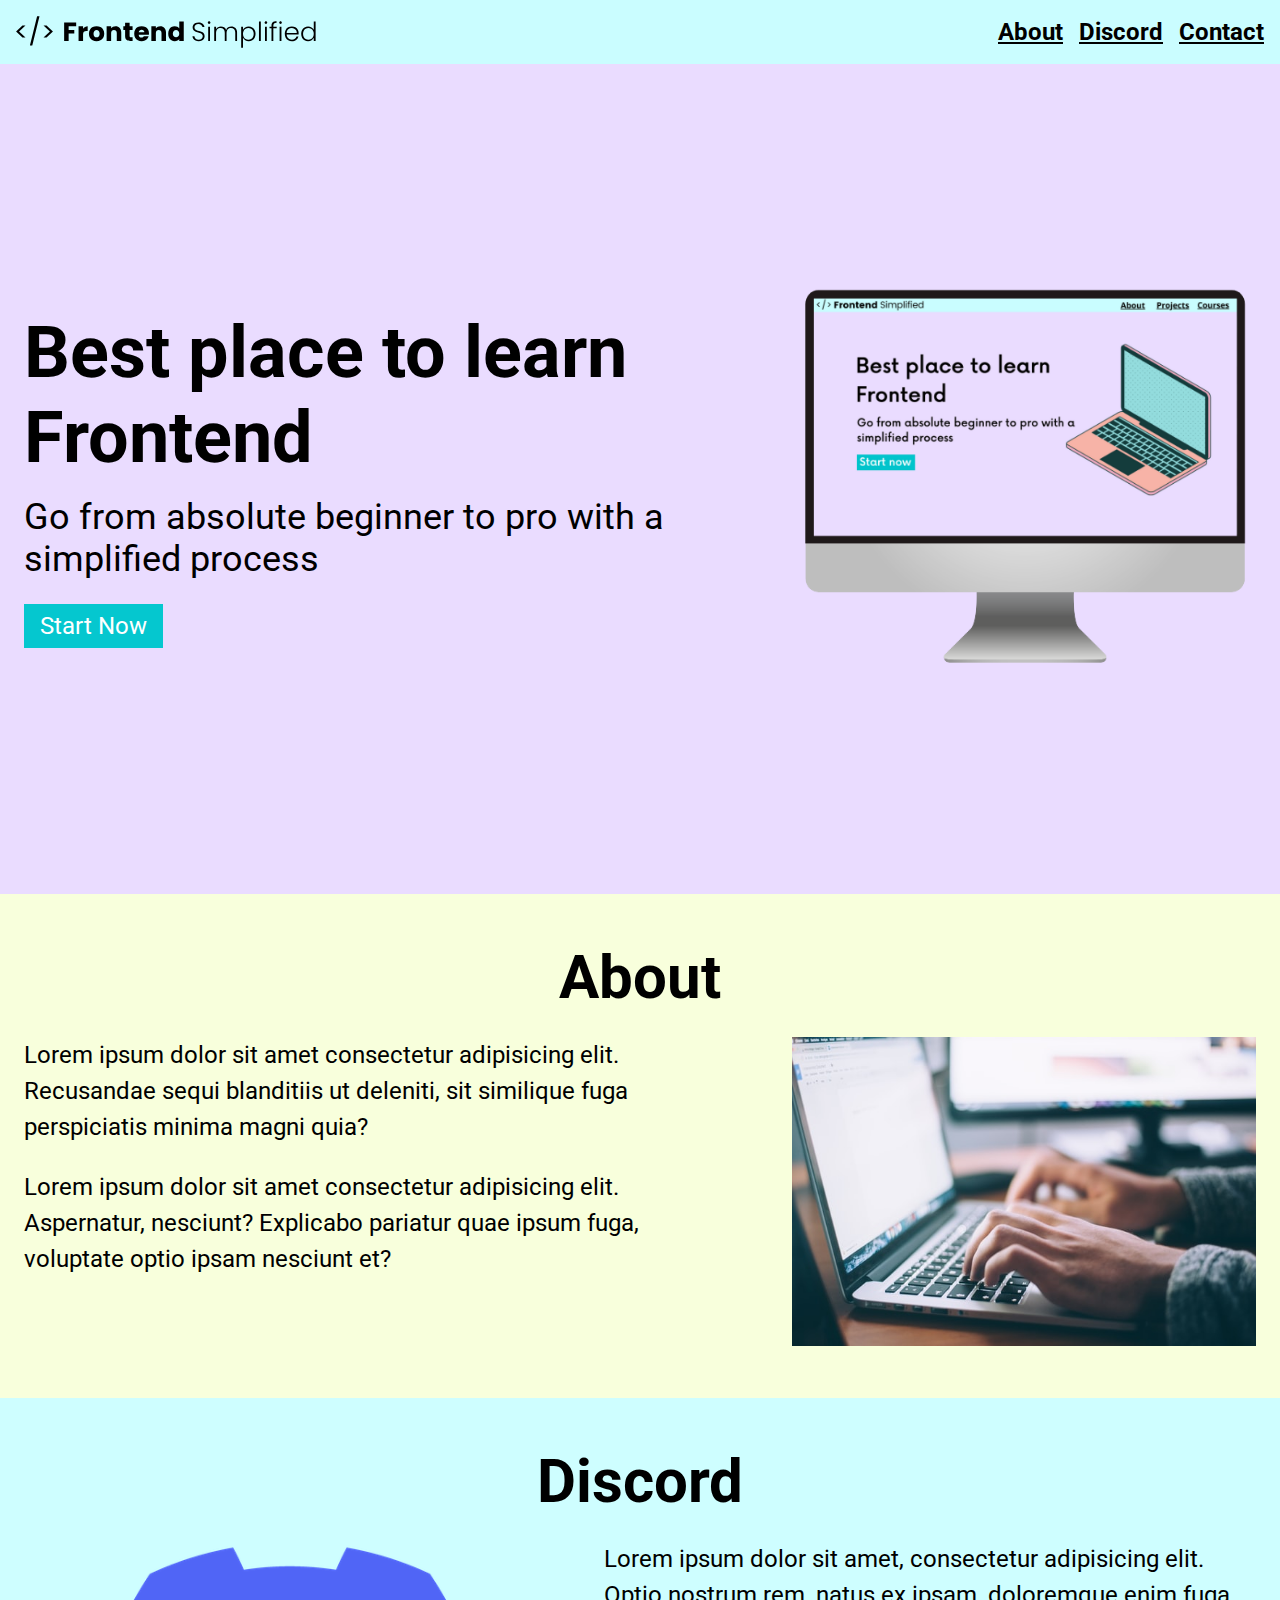
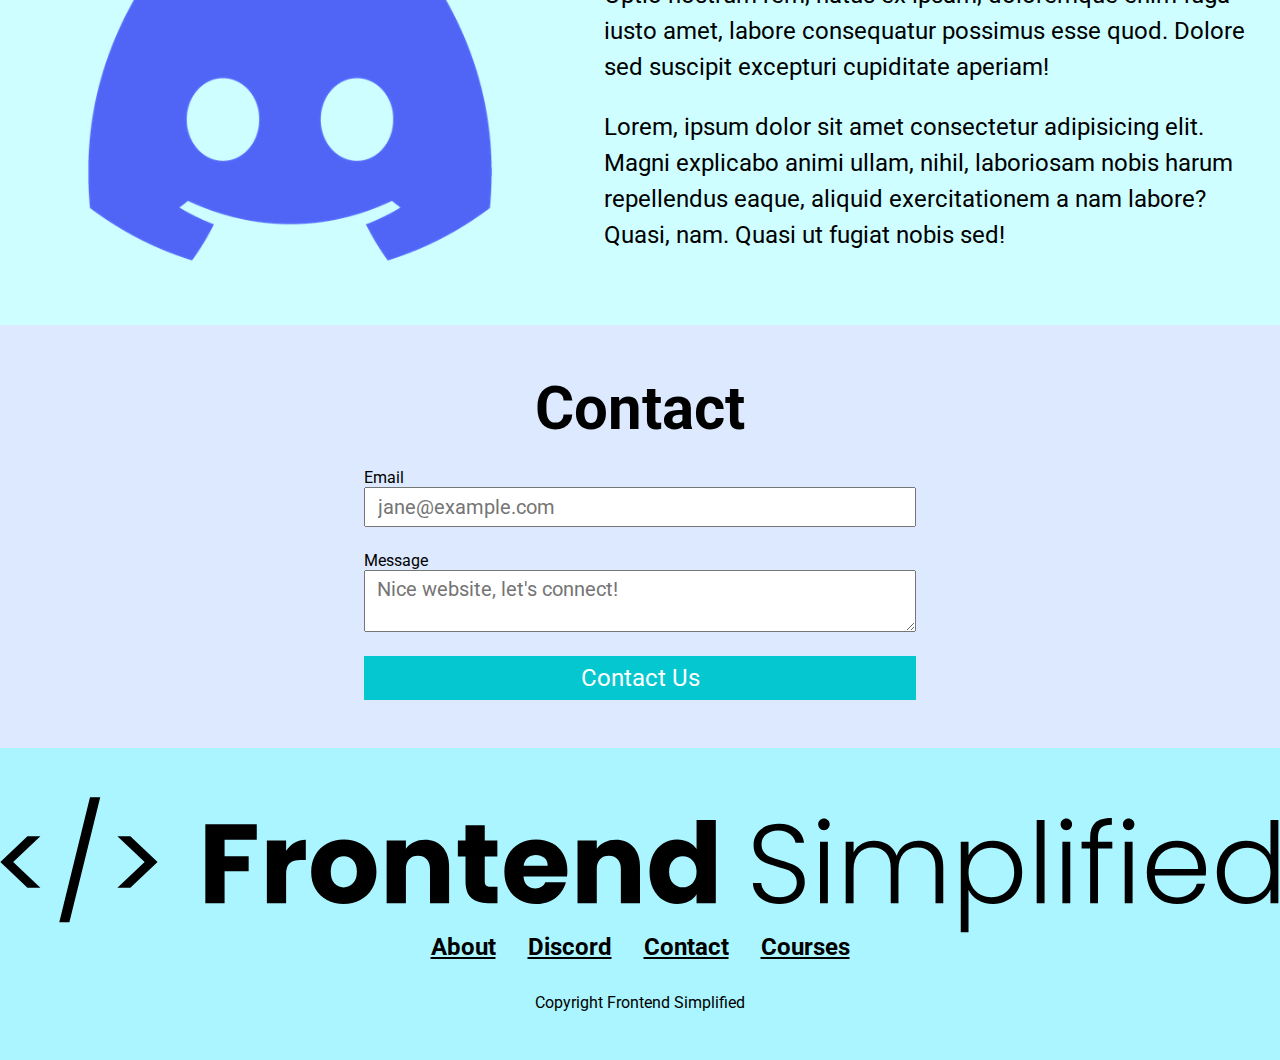
<file: index.html>
<!DOCTYPE html>
<html lang="en">
  <head>
    <meta charset="UTF-8" />
    <meta name="viewport" content="width=device-width, initial-scale=1.0" />
    <title>Practice Site</title>
    <link rel="stylesheet" href="./style.css" />
  </head>
  <body>
    <section>
      <nav>
        <img src="./assets/FES.svg" class="logo" alt="" />
        <ul class = "nav__ul">
          <li><a href="#about">About</a></li>
          <li><a href="#discord">Discord</a></li>
          <li><a href="#contact">Contact</a></li>
        </ul>
      </nav>
      <header>
        <div class="row">
          <div class = "home__description">
            <h1>Best place to learn Frontend</h1>
            <p class="subheader">
              Go from absolute beginner to pro with a simplified process
            </p>
            <button class = "home__description--button">Start Now</button>
          </div>
          <figure>
            <img src="./assets/laptop.png" alt="Home page image" />
          </figure>
        </div>
      </header>
    </section>

    <main>
      <section id="about">
        <h2>About</h2>
        <div class="row">
          <div class="section_description">
            <div class="section_description--wrapper">
              <p class="section_description--para">
                Lorem ipsum dolor sit amet consectetur adipisicing elit.
                Recusandae sequi blanditiis ut deleniti, sit similique fuga
                perspiciatis minima magni quia?
              </p>
              <p class="section_description--para">
                Lorem ipsum dolor sit amet consectetur adipisicing elit.
                Aspernatur, nesciunt? Explicabo pariatur quae ipsum fuga,
                voluptate optio ipsam nesciunt et?
              </p>
            </div>
            <figure class="about_img--wrapper">
              <img src="./assets/about.jpg" alt="" />
            </figure>
          </div>
        </div>
      </section>

      <section id="discord">
        <h2>Discord</h2>
        <div class="row">
          <div class="section_description">
            <figure>
              <img src="./assets/discord.png" alt="" />
            </figure>
            <div class="section_description--wrapper">
              <p class="section_description--para">
                Lorem ipsum dolor sit amet, consectetur adipisicing elit. Optio
                nostrum rem, natus ex ipsam, doloremque enim fuga iusto amet,
                labore consequatur possimus esse quod. Dolore sed suscipit
                excepturi cupiditate aperiam!
              </p>
              <p class="section_description--para">
                Lorem, ipsum dolor sit amet consectetur adipisicing elit. Magni
                explicabo animi ullam, nihil, laboriosam nobis harum repellendus
                eaque, aliquid exercitationem a nam labore? Quasi, nam. Quasi ut
                fugiat nobis sed!
              </p>
            </div>
          </div>
        </div>
      </section>

      <section id="contact">
        <h2>Contact</h2>
        <div class="row">
          <form action="">
            <label for="">Email</label>
            <input type="email" placeholder="jane@example.com" />
            <label for="">Message</label>
            <textarea
              type="text"
              placeholder="Nice website, let's connect!"
            ></textarea>
            <button>Contact Us</button>
          </form>
        </div>
      </section>
    </main>

    <footer>
      <img src="./assets/FES.svg" alt="" />
      <div class="footer__links">
        <ul>
          <li class="footer__link"><a href="#about">About</a></li>
          <li class="footer__link"><a href="#discord">Discord</a></li>
          <li class="footer__link"><a href="#contact">Contact</a></li>
          <li class="footer__link"><a href="#courses">Courses</a></li>
        </ul>
      </div>
      <p>Copyright Frontend Simplified</p>
    </footer>
  </body>
</html>
</file>
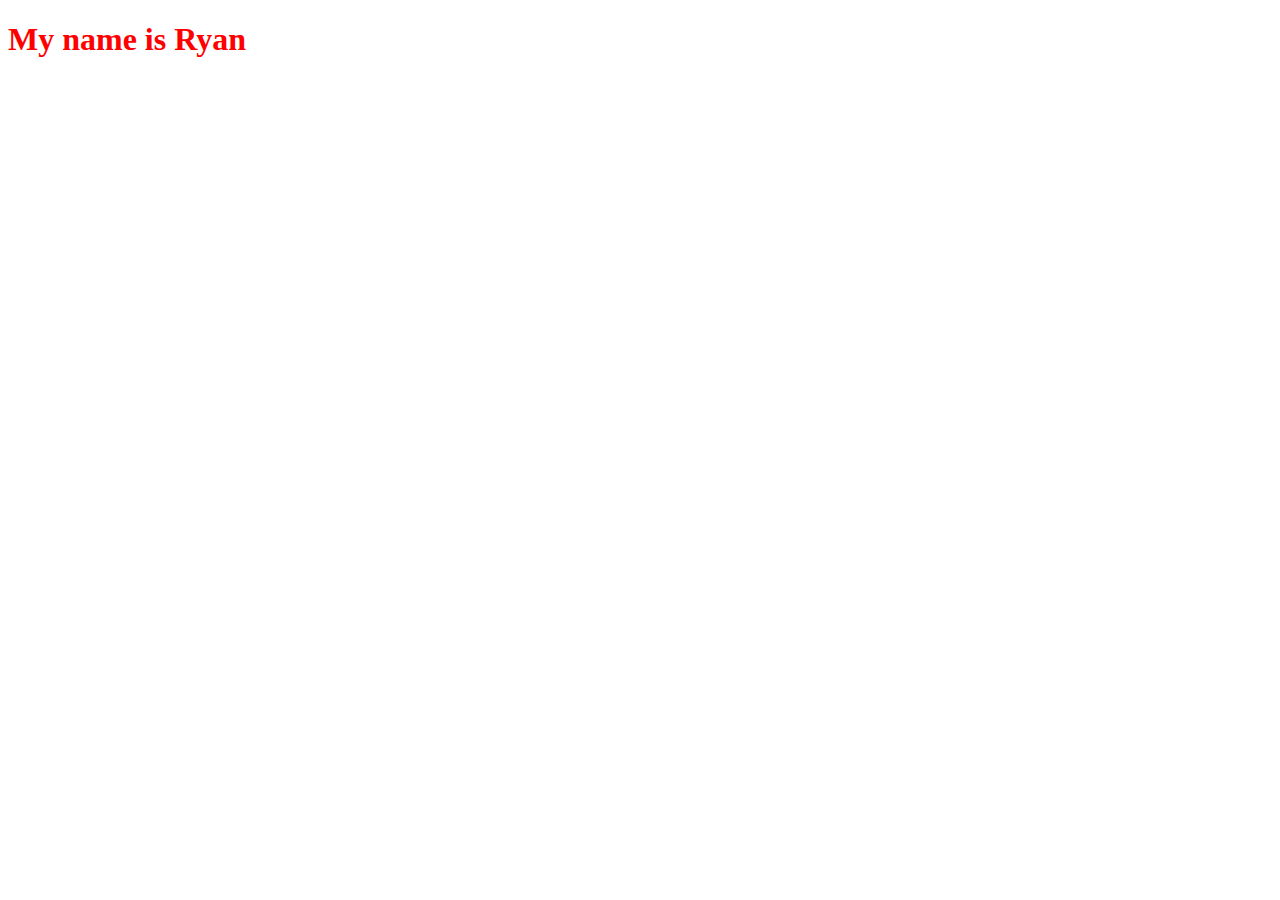
<file: cssintro.html>
<!DOCTYPE html>
<html lang="en">
<head>
    <meta charset="UTF-8">
    <meta name="viewport" content="width=device-width, initial-scale=1.0">
    <title>Document</title>
    <link rel="stylesheet" href="./cssintro.css">
</head>
<body>
    <h1>
        My name is Ryan
    </h1>
    </body>
</html>
</file>
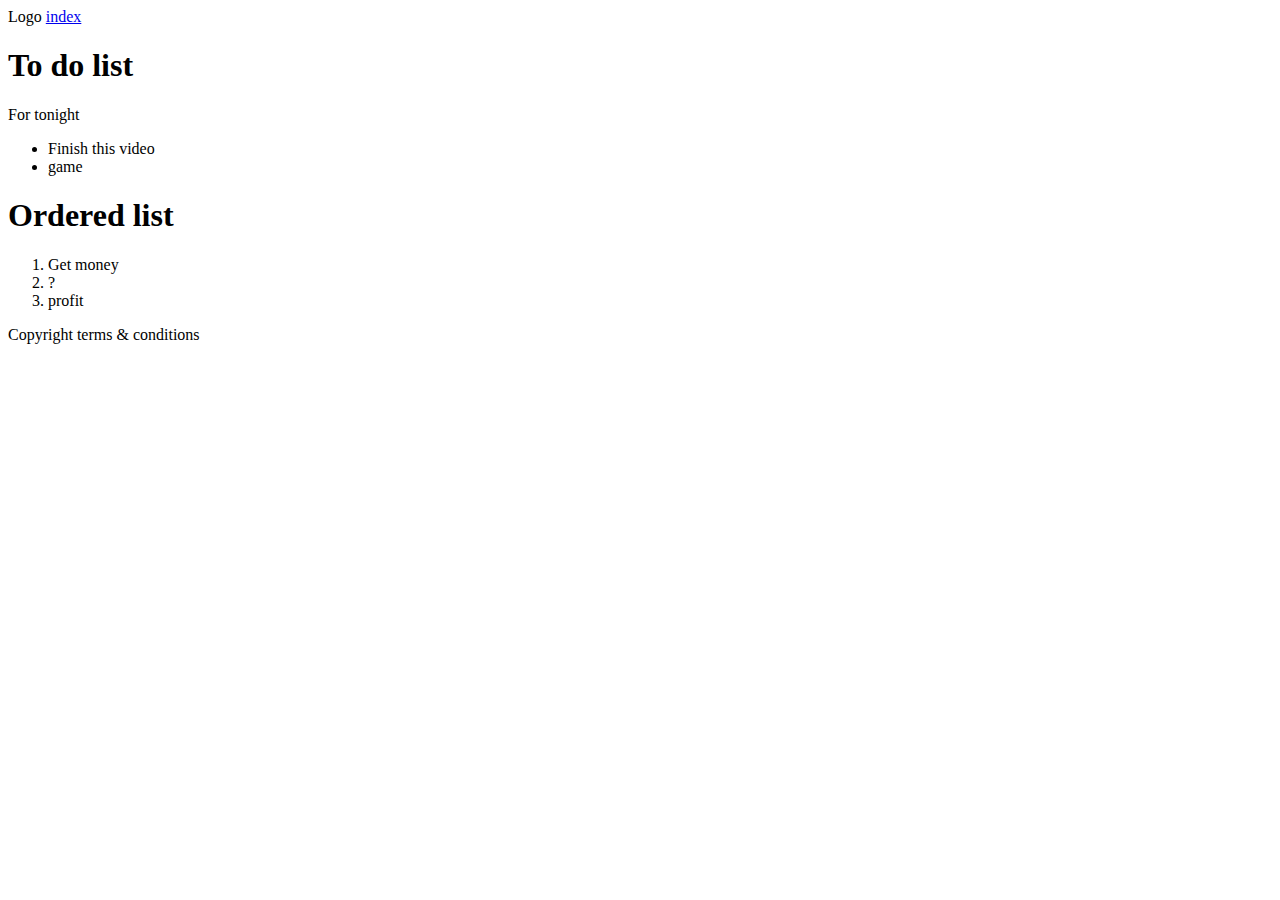
<file: dashboard.html>
<!DOCTYPE html>
<html lang="en">
  <head>
    <meta charset="UTF-8" />
    <meta name="viewport" content="width=<device-width>, initial-scale=1.0" />
    <title>Document</title>
  </head>
  <body>
    <nav>
      Logo
      <a href="/index.html" target="_blank">index</a>
    </nav>
    <main>
      <section>
        <h1>To do list</h1>
        <p>For tonight</p>
        <ul>
          <li>Finish this video</li>
          <li>game</li>
        </ul>
      </section>
      <section>
        <h1>Ordered list</h1>
        <ol>
            <li>Get money</li>
            <li>?</li>
            <li>profit</li>
        </ol>
      </section>
    </main>
    <footer>Copyright terms & conditions</footer>
  </body>
</html>
</file>
<file: style.css>
@import url('https://fonts.googleapis.com/css2?family=Roboto:wght@300;400;500;700&display=swap');

* {
    padding: 0;
    margin: 0;
    box-sizing: border-box;
    font-family: "Roboto", sans-serif;
}

nav {
    height: 70;
    display: flex;
    justify-content: space-between;
    align-items: center;
    padding: 16px 16px;
    background-color: #cafdff;
}

header {
    background-color: #eadcff;
    height: calc(100vh - 70px);
    padding: 24px;
    display: flex;
    align-items: center;
    justify-content: center;
}

h1 {
    font-size: 72px;
}

.subheader {
    font-size: 36px;
    margin: 16px 0 24px 0;
}

button {
    background-color: #05c7cf;
    color: white;
    border: none;
    padding: 8px 16px;
    font-size: 24px;
    cursor: pointer;
}

a {
    color:black;
    font-size: 24px;
    font-weight: bold;
}

.logo {
    width: 300px;
}

ul {
    display: flex;
}

li {
    list-style-type: none;
    padding-left: 16px;
}

.row {
    width: 100%;
    max-width: 1300px;
    display: flex;
    align-items: center;
    justify-content: center;
}

.row {
    width: 100%;
    max-width: 1300px;
    margin: 0 auto;
    display: flex;
    align-items: center;
    justify-content: center;
}

#about,
#discord,
#contact,
footer {
    padding: 48px 0;
}

/* 

    ABOUT 

*/

#about {
    background-color: #f8ffdc;
}

h2 {
    font-size: 60px;
    text-align: center;
    margin-bottom: 24px;
}

.section_description {
    display: flex;
}

.about_img--wrapper {
    width: 40%;
    padding: 0 24px;
}

img {
    width: 100%;
}

.section_description--wrapper {
    width: 60%;
    padding: 0 24px;
}

.section_description--para {
    font-size: 24px;
    line-height: 1.5;
    margin-bottom: 24px;
}

/* 

    DISCORD 

*/

#discord {
    background-color: #cefeff;
}

/* 

    DISCORD 

*/

#contact {
    background-color: #dce9ff;
}

form {
    width: 100%;
    max-width: 600px;
    display: flex;
    flex-direction: column;
    margin: 0 auto;
    padding: 0 24px;
}

input, textarea {
    margin-bottom: 24px;
    font-size: 20px;
    padding: 6px 12px;
}

/* 

    FOOTER 

*/

footer {
    background-color: #aaf5ff;
    display: flex;
    flex-direction: column;
    align-items: center;
}

.footer__logo {
    max-width: 480px;
    margin-bottom: 16px;
}

.footer__links {
    margin-bottom: 32px;
}

.footer__link {
    padding: 0 16px;
}

/* SMALL PHONES, TABLETS, LARGE SMARTPHONES */
@media (max-width: 728px) {
    .row {
        flex-direction: column;
    }

    .home__description {
        margin-bottom: 24px;
        display: flex;
        flex-direction: column;
        align-items: center;
    }

    .home__description--button {
        max-width: 240px;
    }

    h1 {
        text-align: center;
        font-size: 60px;
    }

    .subheader {
        text-align: center;
        font-size: 28px;
    }

    .nav__ul {
        display: none;
    }

    .section_description {
        flex-direction: column;
        align-items: center;
    }

    .section_description--wrapper {
        width: 100%;
    }

    .about_img--wrapper {
        width: 100%;
    }

    #discord .section_description {
        flex-direction: column-reverse;
    }

    footer {
        padding: 48px 24px;
    }

    .footer__logo {
        max-width: 360px;
    }

    .footer__link{
        padding: 0 4px;
        font-size: 18px;
    }

    .footer__links {
        margin-bottom: 24px;
    }
}
</file>
<file: cssintro.css>
h1 {
    color: red;
}
</file>
